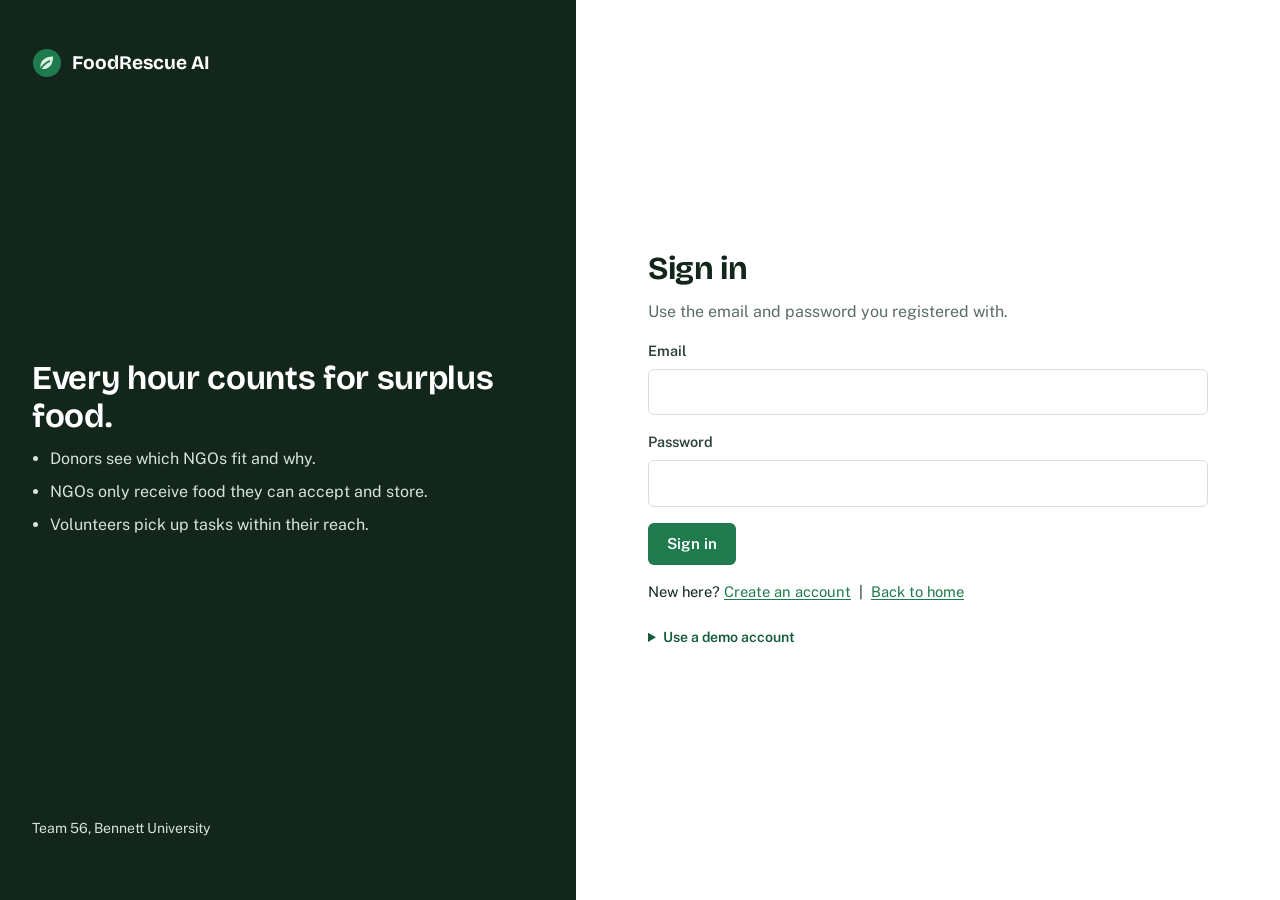
<file: frontend/admin-dashboard.html>
<!doctype html>
<html lang="en">
<head>
  <meta charset="utf-8">
  <meta name="viewport" content="width=device-width, initial-scale=1">
  <title>Admin dashboard | FoodRescue AI</title>
  <link rel="icon" href="assets/images/logo.svg" type="image/svg+xml">
  <link rel="preconnect" href="https://fonts.googleapis.com">
  <link rel="preconnect" href="https://fonts.gstatic.com" crossorigin>
  <link rel="stylesheet" href="https://fonts.googleapis.com/css2?family=Bricolage+Grotesque:opsz,wght@12..96,500..800&family=Public+Sans:wght@400;500;600;700&display=swap">
  <link rel="stylesheet" href="css/style.css">
  <link rel="stylesheet" href="css/dashboard.css">
  <link rel="stylesheet" href="css/responsive.css">
</head>
<body data-page="admin-dashboard">
  <a class="sr-only" href="#content">Skip to content</a>
  <div class="app">
    <aside class="sidebar" id="sidebar" aria-label="Navigation"></aside>
    <div class="main">
      <header class="topbar">
        <div class="row">
          <button class="btn btn-secondary btn-sm mobile-menu" id="menu-btn" type="button" aria-controls="sidebar">Menu</button>
          <h1 id="page-title">Administration</h1>
        </div>
        <div class="actions" id="topbar-actions"></div>
      </header>
      <main class="content" id="content">
        <div class="row between">
          <p class="mb-0 muted">Live figures from the platform database.</p>
          <button class="btn btn-secondary btn-sm" type="button" id="run-maintenance">Run expiry sweep now</button>
        </div>
        <section class="stats" id="stats" aria-label="Platform totals"></section>
        <div class="grid-2">
          <section class="panel"><div class="panel-head"><h3>Activity, last 14 days</h3></div><div id="activity-chart"></div></section>
          <section class="panel"><div class="panel-head"><h3>Donations by status</h3></div><div id="status-chart"></div></section>
          <section class="panel"><div class="panel-head"><h3>Food offered by category</h3></div><div id="category-chart"></div></section>
          <section class="panel"><div class="panel-head"><h3>Users by role</h3></div><div id="users-by-role"></div>
            <h3 class="mt-5">Matching summary</h3><div id="match-summary"></div></section>
        </div>
        <section class="panel" id="donations">
          <div class="panel-head"><h2>Donations</h2></div>
          <div class="tabs" id="donation-tabs" role="tablist" aria-label="Filter donations"></div>
          <div id="donations-list" class="mt-4"></div>
        </section>
        <section class="panel" id="matches">
          <div class="panel-head"><h2>Matching results</h2><span class="small muted">F freshness, G proximity, C capacity fit, Q demand fit, P priority</span></div>
          <div class="tabs" id="match-tabs" role="tablist" aria-label="Filter recommendations"></div>
          <div id="matches-list" class="mt-4"></div>
        </section>
        <section class="panel" id="users">
          <div class="panel-head"><h2>Users</h2></div>
          <div class="tabs" id="user-tabs" role="tablist" aria-label="Filter users"></div>
          <div id="users-list" class="mt-4"></div>
          <h3 class="mt-5">NGOs and food banks</h3>
          <div id="ngos-list"></div>
        </section>
        <section class="panel" id="reports">
          <div class="panel-head"><h2>Reported records</h2></div>
          <div class="tabs" id="report-tabs" role="tablist" aria-label="Filter reports"></div>
          <div id="reports-list" class="mt-4"></div>
        </section>
        <section class="panel" id="audit">
          <div class="panel-head"><h2>Audit log</h2></div>
          <div id="audit-list"></div>
        </section>
        <section class="panel" id="benchmark">
          <div class="panel-head"><h2>Synthetic benchmark</h2><button class="btn btn-primary btn-sm" type="button" id="run-benchmark">Run benchmark (seed 7)</button></div>
          <div id="benchmark-body"><div class="loading">Loading...</div></div>
        </section>
      </main>
    </div>
  </div>
  <div class="toasts" id="toasts" aria-live="polite"></div>
  <script src="js/api.js"></script>
  <script src="js/common.js"></script>
  <script src="js/scoring.js"></script>
  <script src="js/dashboard.js"></script>
  <script src="js/admin.js"></script>
</body>
</html>
</file>
<file: frontend/css/style.css>
/* FoodRescue AI - design tokens, base styles and shared components */

:root {
  /* Palette: leaf green on white, forest-ink neutrals, harvest amber for urgency */
  --leaf-700: #145c39;
  --leaf-600: #1f7a4d;
  --leaf-500: #2c9a63;
  --leaf-100: #dcefe3;
  --leaf-50: #eef6f0;
  --ink-900: #13261b;
  --ink-700: #2f4237;
  --ink-500: #5b6d62;
  --ink-300: #a9b8ae;
  --line: #d6e1d9;
  --surface: #ffffff;
  --surface-2: #f5f8f5;
  --amber-600: #a86a00;
  --amber-100: #fbefd6;
  --red-600: #b53a2e;
  --red-100: #f9e0dc;
  --blue-600: #2d5f9e;
  --blue-100: #e1ebf7;
  --grey-100: #eceeec;

  /* Score components (same order everywhere) */
  --c-freshness: #c98a12;
  --c-proximity: #1f7a4d;
  --c-capacity: #2d6fb3;
  --c-demand: #8a5cc7;
  --c-priority: #c4536e;

  --font-display: "Bricolage Grotesque", "Segoe UI", system-ui, sans-serif;
  --font-body: "Public Sans", "Segoe UI", system-ui, -apple-system, sans-serif;

  --radius-s: 6px;
  --radius-m: 10px;
  --radius-l: 18px;
  --shadow: 0 1px 2px rgba(19, 38, 27, 0.06), 0 4px 14px rgba(19, 38, 27, 0.05);
  --focus: 0 0 0 3px rgba(44, 154, 99, 0.35);

  --space-1: 4px;
  --space-2: 8px;
  --space-3: 12px;
  --space-4: 16px;
  --space-5: 24px;
  --space-6: 32px;
  --space-7: 48px;
  --space-8: 72px;
}

*,
*::before,
*::after { box-sizing: border-box; }

html { -webkit-text-size-adjust: 100%; }

body {
  margin: 0;
  font-family: var(--font-body);
  font-size: 16px;
  line-height: 1.55;
  color: var(--ink-900);
  background: var(--surface);
}

h1, h2, h3, h4 {
  font-family: var(--font-display);
  line-height: 1.15;
  margin: 0 0 var(--space-3);
  letter-spacing: -0.01em;
}
h1 { font-size: clamp(2rem, 4.5vw, 3.4rem); font-weight: 700; }
h2 { font-size: clamp(1.5rem, 2.6vw, 2.1rem); font-weight: 650; }
h3 { font-size: 1.2rem; font-weight: 650; }
h4 { font-size: 1rem; font-weight: 650; }
p { margin: 0 0 var(--space-3); }
a { color: var(--leaf-600); text-underline-offset: 2px; }
a:hover { color: var(--leaf-700); }
img { max-width: 100%; display: block; }
small, .muted { color: var(--ink-500); }
.small { font-size: 0.875rem; }
code { font-size: 0.9em; background: var(--leaf-50); padding: 1px 5px; border-radius: 4px; }

:focus-visible { outline: none; box-shadow: var(--focus); }

.container { width: min(1160px, 100% - 32px); margin-inline: auto; }
.sr-only {
  position: absolute; width: 1px; height: 1px; padding: 0; margin: -1px;
  overflow: hidden; clip: rect(0 0 0 0); white-space: nowrap; border: 0;
}
.hidden { display: none !important; }
.stack > * + * { margin-top: var(--space-4); }
.row { display: flex; gap: var(--space-3); align-items: center; flex-wrap: wrap; }
.row.between { justify-content: space-between; }
.grow { flex: 1 1 auto; }

/* ---------- Buttons ---------- */
.btn {
  display: inline-flex; align-items: center; justify-content: center; gap: var(--space-2);
  min-height: 42px; padding: 0 18px; border-radius: var(--radius-s);
  border: 1px solid transparent; font: 600 0.95rem/1 var(--font-body);
  cursor: pointer; text-decoration: none; white-space: nowrap;
  transition: background-color 0.15s, border-color 0.15s, color 0.15s;
}
.btn-primary { background: var(--leaf-600); color: #fff; }
.btn-primary:hover { background: var(--leaf-700); color: #fff; }
.btn-secondary { background: var(--surface); color: var(--ink-900); border-color: var(--line); }
.btn-secondary:hover { border-color: var(--leaf-500); color: var(--leaf-700); }
.btn-ghost { background: transparent; color: var(--leaf-700); }
.btn-ghost:hover { background: var(--leaf-50); }
.btn-danger { background: var(--surface); color: var(--red-600); border-color: #e8bdb6; }
.btn-danger:hover { background: var(--red-100); }
.btn-sm { min-height: 34px; padding: 0 12px; font-size: 0.85rem; }
.btn[disabled], .btn.is-loading { opacity: 0.6; cursor: not-allowed; }
.btn.is-loading::after {
  content: ""; width: 14px; height: 14px; border-radius: 50%;
  border: 2px solid currentColor; border-right-color: transparent; animation: spin 0.7s linear infinite;
}
@keyframes spin { to { transform: rotate(360deg); } }

/* ---------- Forms ---------- */
.form-grid { display: grid; grid-template-columns: repeat(2, minmax(0, 1fr)); gap: var(--space-4); }
.form-grid .span-2 { grid-column: span 2; }
.field { display: flex; flex-direction: column; gap: 6px; }
.field label, .field .label { font-weight: 600; font-size: 0.9rem; color: var(--ink-700); }
.field .hint { font-size: 0.82rem; color: var(--ink-500); }
.field .error { font-size: 0.82rem; color: var(--red-600); min-height: 0; }
input, select, textarea {
  font: inherit; color: var(--ink-900); background: var(--surface);
  border: 1px solid var(--line); border-radius: var(--radius-s); padding: 10px 12px; width: 100%;
}
textarea { min-height: 88px; resize: vertical; }
input:focus, select:focus, textarea:focus { border-color: var(--leaf-500); box-shadow: var(--focus); outline: none; }
input[aria-invalid="true"], select[aria-invalid="true"], textarea[aria-invalid="true"] { border-color: var(--red-600); }
fieldset { border: 1px solid var(--line); border-radius: var(--radius-m); padding: var(--space-4); margin: 0; }
legend { padding: 0 6px; font-weight: 650; font-family: var(--font-display); }
.checks { display: flex; flex-wrap: wrap; gap: var(--space-2); }
.check {
  display: inline-flex; align-items: center; gap: 8px; padding: 8px 12px;
  border: 1px solid var(--line); border-radius: 999px; cursor: pointer; font-size: 0.9rem;
}
.check input { width: auto; margin: 0; accent-color: var(--leaf-600); }
.check:has(input:checked) { border-color: var(--leaf-500); background: var(--leaf-50); }

/* ---------- Cards, panels ---------- */
.panel {
  background: var(--surface); border: 1px solid var(--line); border-radius: var(--radius-m);
  padding: var(--space-5);
}
.panel-head { display: flex; justify-content: space-between; align-items: center; gap: var(--space-3); margin-bottom: var(--space-4); flex-wrap: wrap; }
.panel-head h2, .panel-head h3 { margin: 0; }

/* ---------- Badges ---------- */
.badge {
  display: inline-flex; align-items: center; gap: 6px; padding: 3px 10px; border-radius: 999px;
  font-size: 0.8rem; font-weight: 600; background: var(--grey-100); color: var(--ink-700); white-space: nowrap;
}
.badge::before { content: ""; width: 7px; height: 7px; border-radius: 50%; background: currentColor; }
.badge.posted { background: var(--grey-100); color: #46524b; }
.badge.matched, .badge.proposed, .badge.open { background: var(--blue-100); color: var(--blue-600); }
.badge.accepted { background: var(--leaf-100); color: var(--leaf-700); }
.badge.picked_up { background: var(--amber-100); color: var(--amber-600); }
.badge.delivered { background: var(--leaf-600); color: #fff; }
.badge.cancelled, .badge.superseded, .badge.dismissed { background: var(--grey-100); color: var(--ink-500); }
.badge.expired, .badge.rejected { background: var(--red-100); color: var(--red-600); }
.badge.urgent { background: var(--amber-100); color: var(--amber-600); }
.badge.resolved { background: var(--leaf-100); color: var(--leaf-700); }

/* ---------- Tables ---------- */
.table-wrap { overflow-x: auto; border: 1px solid var(--line); border-radius: var(--radius-m); }
table { width: 100%; border-collapse: collapse; font-size: 0.92rem; }
th, td { text-align: left; padding: 10px 14px; border-bottom: 1px solid var(--line); vertical-align: top; }
th { background: var(--surface-2); font-weight: 600; color: var(--ink-700); font-size: 0.85rem; }
tr:last-child td { border-bottom: 0; }
td.num, th.num { text-align: right; font-variant-numeric: tabular-nums; }

/* ---------- Notices, empty, loading ---------- */
.notice {
  border-left: 4px solid var(--amber-600); background: var(--amber-100);
  padding: var(--space-3) var(--space-4); border-radius: var(--radius-s); font-size: 0.92rem;
}
.notice.info { border-color: var(--leaf-600); background: var(--leaf-50); }
.notice.error { border-color: var(--red-600); background: var(--red-100); }
.empty {
  text-align: center; padding: var(--space-6) var(--space-4); color: var(--ink-500);
  border: 1px dashed var(--line); border-radius: var(--radius-m); background: var(--surface-2);
}
.empty strong { display: block; color: var(--ink-900); font-family: var(--font-display); margin-bottom: 4px; }
.loading { color: var(--ink-500); padding: var(--space-5); text-align: center; }
.loading::before {
  content: ""; display: inline-block; width: 16px; height: 16px; margin-right: 8px; vertical-align: -3px;
  border-radius: 50%; border: 2px solid var(--leaf-500); border-right-color: transparent; animation: spin 0.8s linear infinite;
}

/* ---------- Toasts ---------- */
.toasts { position: fixed; bottom: 20px; right: 20px; display: flex; flex-direction: column; gap: 8px; z-index: 1000; }
.toast {
  min-width: 260px; max-width: 380px; padding: 12px 16px; border-radius: var(--radius-s);
  background: var(--ink-900); color: #fff; box-shadow: var(--shadow); font-size: 0.92rem;
  animation: toast-in 0.2s ease-out;
}
.toast.success { background: var(--leaf-700); }
.toast.error { background: var(--red-600); }
@keyframes toast-in { from { transform: translateY(8px); opacity: 0; } to { transform: none; opacity: 1; } }

/* ---------- Modal ---------- */
dialog {
  border: 0; border-radius: var(--radius-m); padding: var(--space-5); width: min(520px, 100% - 32px);
  box-shadow: 0 20px 60px rgba(19, 38, 27, 0.25);
}
dialog::backdrop { background: rgba(19, 38, 27, 0.45); }

/* ---------- Score breakdown bar (signature element) ---------- */
.score-bar { display: flex; height: 14px; border-radius: 7px; overflow: hidden; background: var(--grey-100); gap: 2px; }
.score-bar span { display: block; height: 100%; min-width: 0; }
.score-bar .f { background: var(--c-freshness); }
.score-bar .g { background: var(--c-proximity); }
.score-bar .c { background: var(--c-capacity); }
.score-bar .q { background: var(--c-demand); }
.score-bar .p { background: var(--c-priority); }
.score-legend { display: grid; grid-template-columns: repeat(5, minmax(0, 1fr)); gap: var(--space-2); margin-top: var(--space-3); }
.score-legend div { font-size: 0.8rem; color: var(--ink-500); }
.score-legend b { display: block; font-size: 0.95rem; color: var(--ink-900); font-variant-numeric: tabular-nums; }
.score-legend i { display: inline-block; width: 10px; height: 10px; border-radius: 3px; margin-right: 5px; vertical-align: -1px; }
.score-legend .f i { background: var(--c-freshness); }
.score-legend .g i { background: var(--c-proximity); }
.score-legend .c i { background: var(--c-capacity); }
.score-legend .q i { background: var(--c-demand); }
.score-legend .p i { background: var(--c-priority); }

/* ---------- Public site header/footer ---------- */
.site-header { border-bottom: 1px solid var(--line); background: var(--surface); position: sticky; top: 0; z-index: 50; }
.site-header .container { display: flex; align-items: center; justify-content: space-between; min-height: 68px; gap: var(--space-4); }
.brand { display: inline-flex; align-items: center; gap: 10px; font-family: var(--font-display); font-weight: 700; font-size: 1.2rem; color: var(--ink-900); text-decoration: none; }
.brand-mark { width: 30px; height: 30px; }
.site-nav { display: flex; align-items: center; gap: var(--space-4); }
.site-nav a:not(.btn) { color: var(--ink-700); text-decoration: none; font-weight: 500; }
.site-nav a:not(.btn):hover { color: var(--leaf-700); }
.menu-toggle { display: none; }

.site-footer { background: var(--ink-900); color: #c9d6cd; padding: var(--space-7) 0 var(--space-5); margin-top: var(--space-8); }
.site-footer a { color: #e7efe9; }
.site-footer h4 { color: #fff; }
.footer-grid { display: grid; grid-template-columns: 2fr 1fr 1fr; gap: var(--space-6); }
.footer-grid ul { list-style: none; padding: 0; margin: 0; display: grid; gap: 6px; }
.footer-base { border-top: 1px solid #2c4335; margin-top: var(--space-6); padding-top: var(--space-4); font-size: 0.85rem; }

/* ---------- Landing ---------- */
.hero { padding: var(--space-8) 0 var(--space-7); background: linear-gradient(180deg, var(--leaf-50), var(--surface)); }
.hero-grid { display: grid; grid-template-columns: 1.1fr 0.9fr; gap: var(--space-7); align-items: center; }
.hero p.lead { font-size: 1.15rem; color: var(--ink-700); max-width: 34em; }
.hero-actions { display: flex; gap: var(--space-3); flex-wrap: wrap; margin-top: var(--space-5); }
.demo-card { background: var(--surface); border: 1px solid var(--line); border-radius: var(--radius-l); padding: var(--space-5); box-shadow: var(--shadow); }
.demo-card .score-big { font-family: var(--font-display); font-size: 2.6rem; font-weight: 700; line-height: 1; }
.demo-card .controls { display: grid; gap: var(--space-3); margin: var(--space-4) 0; }
.demo-card .controls label { display: grid; grid-template-columns: 8.5em 1fr 4.2em; align-items: center; gap: var(--space-3); font-size: 0.88rem; }
.demo-card input[type="range"] { padding: 0; accent-color: var(--leaf-600); }
.demo-card output { text-align: right; font-variant-numeric: tabular-nums; font-weight: 600; }

.section { padding: var(--space-8) 0 0; }
.section-intro { max-width: 46em; margin-bottom: var(--space-5); color: var(--ink-700); }
.problem-grid { display: grid; grid-template-columns: repeat(3, 1fr); gap: var(--space-5); }
.problem-grid > div { border-top: 3px solid var(--leaf-600); padding-top: var(--space-3); }
.steps { list-style: none; padding: 0; margin: 0; display: grid; grid-template-columns: repeat(4, 1fr); gap: var(--space-4); counter-reset: step; }
.steps li { counter-increment: step; padding: var(--space-4); border: 1px solid var(--line); border-radius: var(--radius-m); background: var(--surface-2); }
.steps li::before { content: counter(step); display: inline-grid; place-items: center; width: 30px; height: 30px; border-radius: 50%; background: var(--leaf-600); color: #fff; font-weight: 700; margin-bottom: var(--space-2); }
.roles { display: grid; grid-template-columns: repeat(3, 1fr); gap: var(--space-5); }
.roles article { padding: var(--space-5); border-radius: var(--radius-m); background: var(--leaf-50); }
.roles ul { padding-left: 1.1em; margin: 0; color: var(--ink-700); }
.categories { display: flex; flex-wrap: wrap; gap: var(--space-3); }
.categories span { padding: 10px 16px; border-radius: 999px; border: 1px solid var(--line); background: var(--surface); font-weight: 500; }
.metric-strip { display: grid; grid-template-columns: repeat(5, 1fr); gap: var(--space-4); }
.metric-strip div { border-left: 3px solid var(--leaf-500); padding-left: var(--space-3); }
.metric-strip b { display: block; font-family: var(--font-display); font-size: 1.7rem; }
.cta-band { margin-top: var(--space-8); padding: var(--space-7) 0; background: var(--leaf-700); color: #fff; }
.cta-band h2 { color: #fff; }
.cta-band .btn-secondary { border-color: transparent; }

/* Spacing utilities */
.mt-2 { margin-top: var(--space-2); }
.mt-3 { margin-top: var(--space-3); }
.mt-4 { margin-top: var(--space-4); }
.mt-5 { margin-top: var(--space-5); }
.mb-0 { margin-bottom: 0; }
.cta-band .btn-ghost { color: #fff; }
.cta-band .btn-ghost:hover { background: rgba(255, 255, 255, 0.12); color: #fff; }
</file>
<file: frontend/css/dashboard.css>
/* Signed-in application shell and dashboard components */

.app { display: grid; grid-template-columns: 248px minmax(0, 1fr); min-height: 100vh; background: var(--surface-2); }

.sidebar {
  background: var(--ink-900); color: #c9d6cd; padding: var(--space-5) var(--space-4);
  display: flex; flex-direction: column; gap: var(--space-5); position: sticky; top: 0; height: 100vh;
}
.sidebar .brand { color: #fff; padding: 0 var(--space-2); }
.sidebar nav { display: flex; flex-direction: column; gap: 2px; }
.sidebar nav a {
  display: flex; align-items: center; gap: 10px; padding: 10px 12px; border-radius: var(--radius-s);
  color: #c9d6cd; text-decoration: none; font-weight: 500; font-size: 0.95rem;
}
.sidebar nav a:hover { background: #1f3828; color: #fff; }
.sidebar nav a[aria-current="page"] { background: var(--leaf-600); color: #fff; }
.sidebar .nav-label { font-size: 0.78rem; color: #8ea597; padding: 0 12px; margin-top: var(--space-3); }
.sidebar-foot { margin-top: auto; font-size: 0.85rem; border-top: 1px solid #2c4335; padding-top: var(--space-4); }
.sidebar-foot strong { color: #fff; display: block; }
.sidebar-foot .btn { margin-top: var(--space-3); width: 100%; background: transparent; color: #e7efe9; border-color: #3a5444; }
.sidebar-foot .btn:hover { background: #1f3828; }

.main { min-width: 0; display: flex; flex-direction: column; }
.topbar {
  display: flex; align-items: center; justify-content: space-between; gap: var(--space-3);
  padding: var(--space-4) var(--space-6); background: var(--surface); border-bottom: 1px solid var(--line);
  position: sticky; top: 0; z-index: 40;
}
.topbar h1 { font-size: 1.45rem; margin: 0; }
.topbar .actions { display: flex; align-items: center; gap: var(--space-2); }
.mobile-menu { display: none; }
.content { padding: var(--space-6); display: flex; flex-direction: column; gap: var(--space-5); }

/* Notifications */
.bell { position: relative; }
.bell .count {
  position: absolute; top: 2px; right: 2px; min-width: 18px; height: 18px; padding: 0 5px;
  border-radius: 9px; background: var(--red-600); color: #fff; font-size: 0.7rem; font-weight: 700;
  display: grid; place-items: center;
}
.notif-panel {
  position: absolute; right: var(--space-6); top: 64px; width: min(400px, calc(100vw - 32px));
  max-height: 70vh; overflow: auto; background: var(--surface); border: 1px solid var(--line);
  border-radius: var(--radius-m); box-shadow: 0 16px 40px rgba(19, 38, 27, 0.16); z-index: 60;
}
.notif-panel header { display: flex; justify-content: space-between; align-items: center; padding: var(--space-3) var(--space-4); border-bottom: 1px solid var(--line); }
.notif-item { display: block; width: 100%; text-align: left; padding: var(--space-3) var(--space-4); border: 0; border-bottom: 1px solid var(--line); background: var(--surface); font: inherit; font-size: 0.9rem; cursor: pointer; color: var(--ink-900); }
.notif-item:hover { background: var(--leaf-50); }
.notif-item.unread { background: #f3faf5; box-shadow: inset 3px 0 0 var(--leaf-600); }
.notif-item time { display: block; font-size: 0.78rem; color: var(--ink-500); margin-top: 2px; }

/* Stat tiles */
.stats { display: grid; grid-template-columns: repeat(auto-fit, minmax(170px, 1fr)); gap: var(--space-4); }
.stat { background: var(--surface); border: 1px solid var(--line); border-radius: var(--radius-m); padding: var(--space-4); }
.stat .label { font-size: 0.85rem; color: var(--ink-500); }
.stat .value { font-family: var(--font-display); font-size: 1.9rem; font-weight: 700; line-height: 1.1; margin-top: 4px; font-variant-numeric: tabular-nums; }
.stat .sub { font-size: 0.8rem; color: var(--ink-500); }

.grid-2 { display: grid; grid-template-columns: repeat(2, minmax(0, 1fr)); gap: var(--space-5); }
.grid-3 { display: grid; grid-template-columns: 2fr 1fr; gap: var(--space-5); }

/* Lists of offers / tasks */
.cards { display: grid; gap: var(--space-3); }
.item {
  background: var(--surface); border: 1px solid var(--line); border-radius: var(--radius-m);
  padding: var(--space-4); display: grid; gap: var(--space-3);
}
.item-head { display: flex; justify-content: space-between; align-items: flex-start; gap: var(--space-3); flex-wrap: wrap; }
.item-head h3 { margin: 0; font-size: 1.05rem; }
.meta { display: flex; flex-wrap: wrap; gap: var(--space-2) var(--space-4); font-size: 0.88rem; color: var(--ink-500); }
.meta b { color: var(--ink-900); font-weight: 600; }
.item-actions { display: flex; gap: var(--space-2); flex-wrap: wrap; }
.explain { font-size: 0.9rem; color: var(--ink-700); background: var(--surface-2); border-radius: var(--radius-s); padding: var(--space-3); margin: 0; }
.rank { display: inline-grid; place-items: center; width: 28px; height: 28px; border-radius: 50%; background: var(--leaf-100); color: var(--leaf-700); font-weight: 700; font-size: 0.85rem; flex: none; }
.score-num { font-family: var(--font-display); font-size: 1.5rem; font-weight: 700; font-variant-numeric: tabular-nums; }

/* Tabs / filters */
.tabs { display: flex; gap: 4px; flex-wrap: wrap; border-bottom: 1px solid var(--line); }
.tabs button {
  border: 0; background: transparent; padding: 10px 14px; font: 600 0.9rem var(--font-body); color: var(--ink-500);
  border-bottom: 2px solid transparent; cursor: pointer; margin-bottom: -1px;
}
.tabs button[aria-selected="true"] { color: var(--leaf-700); border-bottom-color: var(--leaf-600); }
.pager { display: flex; gap: var(--space-2); align-items: center; justify-content: flex-end; margin-top: var(--space-3); font-size: 0.88rem; }

/* Timeline on match-details */
.timeline { list-style: none; padding: 0; margin: 0; display: grid; grid-template-columns: repeat(5, 1fr); gap: var(--space-2); }
.timeline li { padding: var(--space-3); border-radius: var(--radius-s); background: var(--grey-100); color: var(--ink-500); font-size: 0.85rem; font-weight: 600; position: relative; }
.timeline li.done { background: var(--leaf-100); color: var(--leaf-700); }
.timeline li.current { background: var(--leaf-600); color: #fff; }
.timeline li time { display: block; font-weight: 400; font-size: 0.78rem; opacity: 0.85; }

/* Simple CSS bar charts (admin) */
.hbars { display: grid; gap: var(--space-2); }
.hbar { display: grid; grid-template-columns: 9em 1fr 4.5em; gap: var(--space-3); align-items: center; font-size: 0.88rem; }
.hbar .track { background: var(--grey-100); border-radius: 4px; height: 12px; overflow: hidden; }
.hbar .fill { height: 100%; background: var(--leaf-600); border-radius: 0 4px 4px 0; }
.hbar .v { text-align: right; font-variant-numeric: tabular-nums; color: var(--ink-700); }
.cols { display: flex; align-items: flex-end; gap: 6px; height: 160px; padding-top: var(--space-3); border-bottom: 1px solid var(--line); }
.cols .col { flex: 1; display: flex; gap: 2px; align-items: flex-end; height: 100%; position: relative; }
.cols .col span { flex: 1; border-radius: 3px 3px 0 0; min-height: 0; }
.cols .col .a { background: var(--leaf-600); }
.cols .col .b { background: var(--c-freshness); }
.cols-labels { display: flex; gap: 6px; font-size: 0.7rem; color: var(--ink-500); }
.cols-labels span { flex: 1; text-align: center; }
.legend { display: flex; gap: var(--space-4); font-size: 0.85rem; color: var(--ink-700); margin-top: var(--space-2); }
.legend i { display: inline-block; width: 10px; height: 10px; border-radius: 3px; margin-right: 6px; vertical-align: -1px; }
.legend .a { background: var(--leaf-600); }
.legend .b { background: var(--c-freshness); }

.chart-img { border: 1px solid var(--line); border-radius: var(--radius-m); background: #fcfcfb; }
.kv { display: grid; grid-template-columns: max-content 1fr; gap: 6px var(--space-4); font-size: 0.92rem; margin: 0; }
.kv dt { color: var(--ink-500); }
.kv dd { margin: 0; }
.donation-photo { max-height: 220px; border-radius: var(--radius-m); object-fit: cover; }
</file>
<file: frontend/css/responsive.css>
/* Tablet and mobile adjustments */

@media (max-width: 1024px) {
  .hero-grid { grid-template-columns: 1fr; }
  .steps { grid-template-columns: repeat(2, 1fr); }
  .metric-strip { grid-template-columns: repeat(3, 1fr); }
  .grid-3 { grid-template-columns: 1fr; }
}

@media (max-width: 900px) {
  .app { grid-template-columns: 1fr; }
  .sidebar {
    position: fixed; inset: 0 auto 0 0; width: 260px; z-index: 80; transform: translateX(-100%);
    transition: transform 0.2s ease-out;
  }
  .sidebar.open { transform: none; box-shadow: 0 0 0 100vmax rgba(19, 38, 27, 0.45); }
  .mobile-menu { display: inline-flex; }
  .topbar { padding: var(--space-3) var(--space-4); }
  .content { padding: var(--space-4); }
  .panel { padding: var(--space-4); }
  .grid-2 { grid-template-columns: 1fr; }
  .notif-panel { right: var(--space-4); }

  .auth-page { grid-template-columns: 1fr; }
  .auth-aside { display: none; }

  .menu-toggle { display: inline-flex; }
  .site-nav {
    display: none; position: absolute; top: 68px; left: 0; right: 0; flex-direction: column; align-items: stretch;
    background: var(--surface); border-bottom: 1px solid var(--line); padding: var(--space-4);
  }
  .site-nav.open { display: flex; }
  .problem-grid, .roles { grid-template-columns: 1fr; }
  .footer-grid { grid-template-columns: 1fr; }
}

@media (max-width: 600px) {
  .form-grid { grid-template-columns: 1fr; }
  .form-grid .span-2 { grid-column: auto; }
  .steps { grid-template-columns: 1fr; }
  .metric-strip { grid-template-columns: repeat(2, 1fr); }
  .role-picker { grid-template-columns: 1fr; }
  .score-legend { grid-template-columns: repeat(3, 1fr); }
  .timeline { grid-template-columns: 1fr; }
  .hbar { grid-template-columns: 7em 1fr 4em; }
  .demo-card .controls label { grid-template-columns: 1fr 3.5em; }
  .demo-card .controls label span:first-child { grid-column: span 2; }
  .topbar h1 { font-size: 1.15rem; }
  .toasts { left: 16px; right: 16px; }
  .toast { max-width: none; }
}

@media (prefers-reduced-motion: reduce) {
  *, *::before, *::after { animation-duration: 0.01ms !important; transition-duration: 0.01ms !important; }
}
</file>
<file: frontend/css/auth.css>
/* Login and registration pages */

.auth-page { min-height: 100vh; display: grid; grid-template-columns: minmax(0, 0.9fr) minmax(0, 1.1fr); }
.auth-aside {
  background: var(--ink-900); color: #d7e3db; padding: var(--space-7) var(--space-6);
  display: flex; flex-direction: column; justify-content: space-between; gap: var(--space-6);
}
.auth-aside .brand { color: #fff; }
.auth-aside h2 { color: #fff; max-width: 14em; }
.auth-aside ul { padding-left: 1.1em; margin: 0; display: grid; gap: var(--space-2); }
.auth-main { display: flex; align-items: center; justify-content: center; padding: var(--space-6) var(--space-4); }
.auth-card { width: min(560px, 100%); }
.auth-card h1 { font-size: 2rem; }
.auth-card .switch { margin-top: var(--space-4); font-size: 0.92rem; }
.role-picker { display: grid; grid-template-columns: repeat(3, 1fr); gap: var(--space-2); }
.role-picker label {
  border: 1px solid var(--line); border-radius: var(--radius-m); padding: var(--space-3); cursor: pointer;
  display: flex; flex-direction: column; gap: 2px; font-size: 0.85rem; color: var(--ink-500);
}
.role-picker label strong { color: var(--ink-900); font-size: 0.95rem; }
.role-picker input { position: absolute; opacity: 0; pointer-events: none; }
.role-picker label:has(input:checked) { border-color: var(--leaf-600); background: var(--leaf-50); box-shadow: inset 0 0 0 1px var(--leaf-600); }
.role-picker label:has(input:focus-visible) { box-shadow: var(--focus); }
.demo-accounts { margin-top: var(--space-5); font-size: 0.88rem; }
.demo-accounts summary { cursor: pointer; font-weight: 600; color: var(--leaf-700); }
.demo-accounts table { margin-top: var(--space-2); }
.demo-accounts button { font-size: 0.8rem; }
</file>
